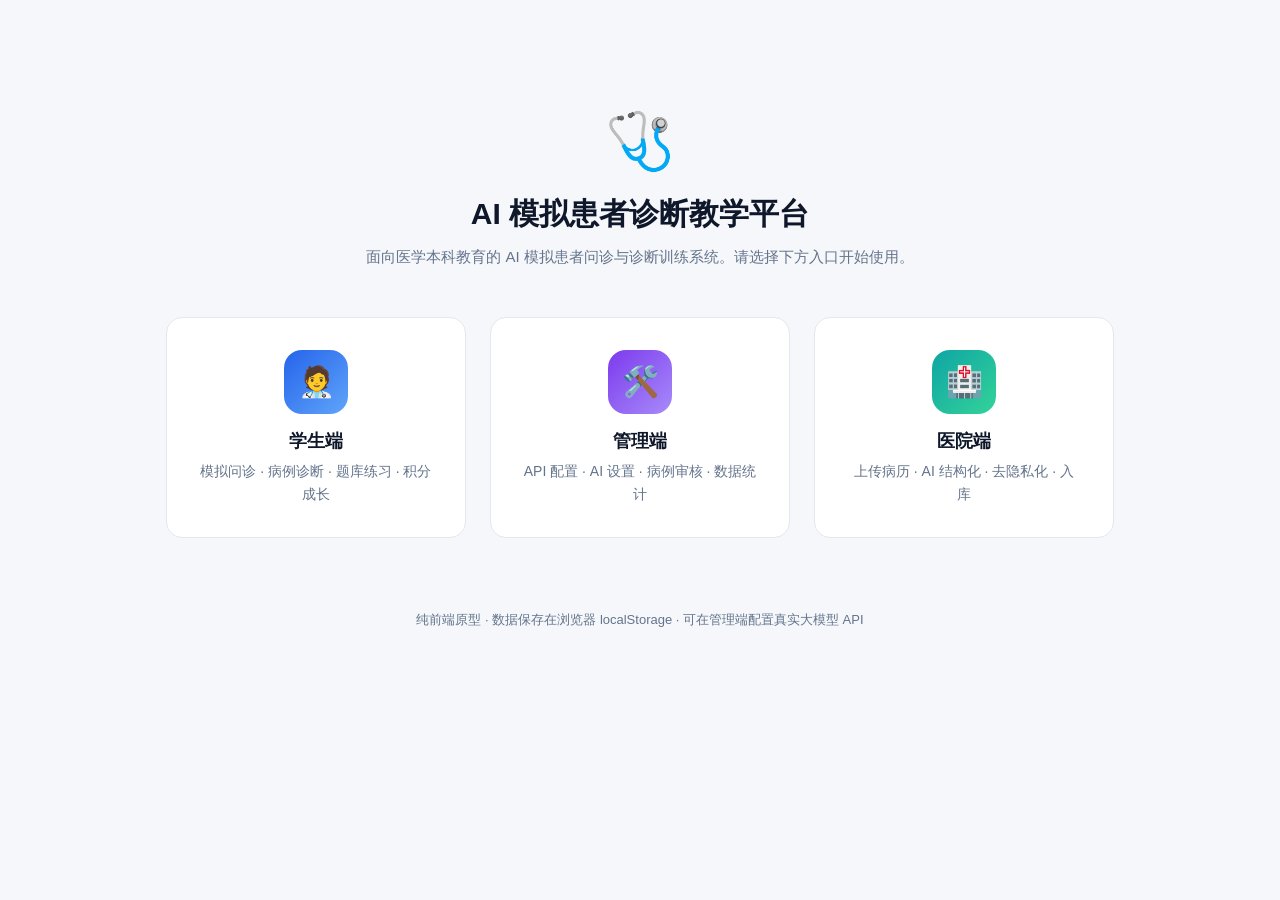
<file: index.html>
<!DOCTYPE html>
<html lang="zh-CN">
<head>
  <meta charset="UTF-8" />
  <meta name="viewport" content="width=device-width, initial-scale=1.0" />
  <title>AI 模拟患者诊断教学平台</title>
  <link rel="stylesheet" href="css/base.css" />
  <link rel="stylesheet" href="css/layout.css" />
  <link rel="stylesheet" href="css/components.css" />
  <link rel="stylesheet" href="css/responsive.css" />
</head>
<body>
  <main class="content-wrap" style="padding-top:48px;">
    <div class="entry-hero">
      <div style="font-size:56px;margin-bottom:8px;">🩺</div>
      <h1>AI 模拟患者诊断教学平台</h1>
      <p>面向医学本科教育的 AI 模拟患者问诊与诊断训练系统。请选择下方入口开始使用。</p>
    </div>

    <div class="portal-grid">
      <a class="portal-card student" href="student-diagnosis.html">
        <div class="portal-ico">🧑‍⚕️</div>
        <h3>学生端</h3>
        <p>模拟问诊 · 病例诊断 · 题库练习 · 积分成长</p>
      </a>
      <a class="portal-card admin" href="admin-dashboard.html">
        <div class="portal-ico">🛠️</div>
        <h3>管理端</h3>
        <p>API 配置 · AI 设置 · 病例审核 · 数据统计</p>
      </a>
      <a class="portal-card hospital" href="hospital.html">
        <div class="portal-ico">🏥</div>
        <h3>医院端</h3>
        <p>上传病历 · AI 结构化 · 去隐私化 · 入库</p>
      </a>
    </div>

    <p style="text-align:center;color:var(--text-muted);font-size:13px;margin-top:24px;">
      纯前端原型 · 数据保存在浏览器 localStorage · 可在管理端配置真实大模型 API
    </p>
  </main>
</body>
</html>
</file>
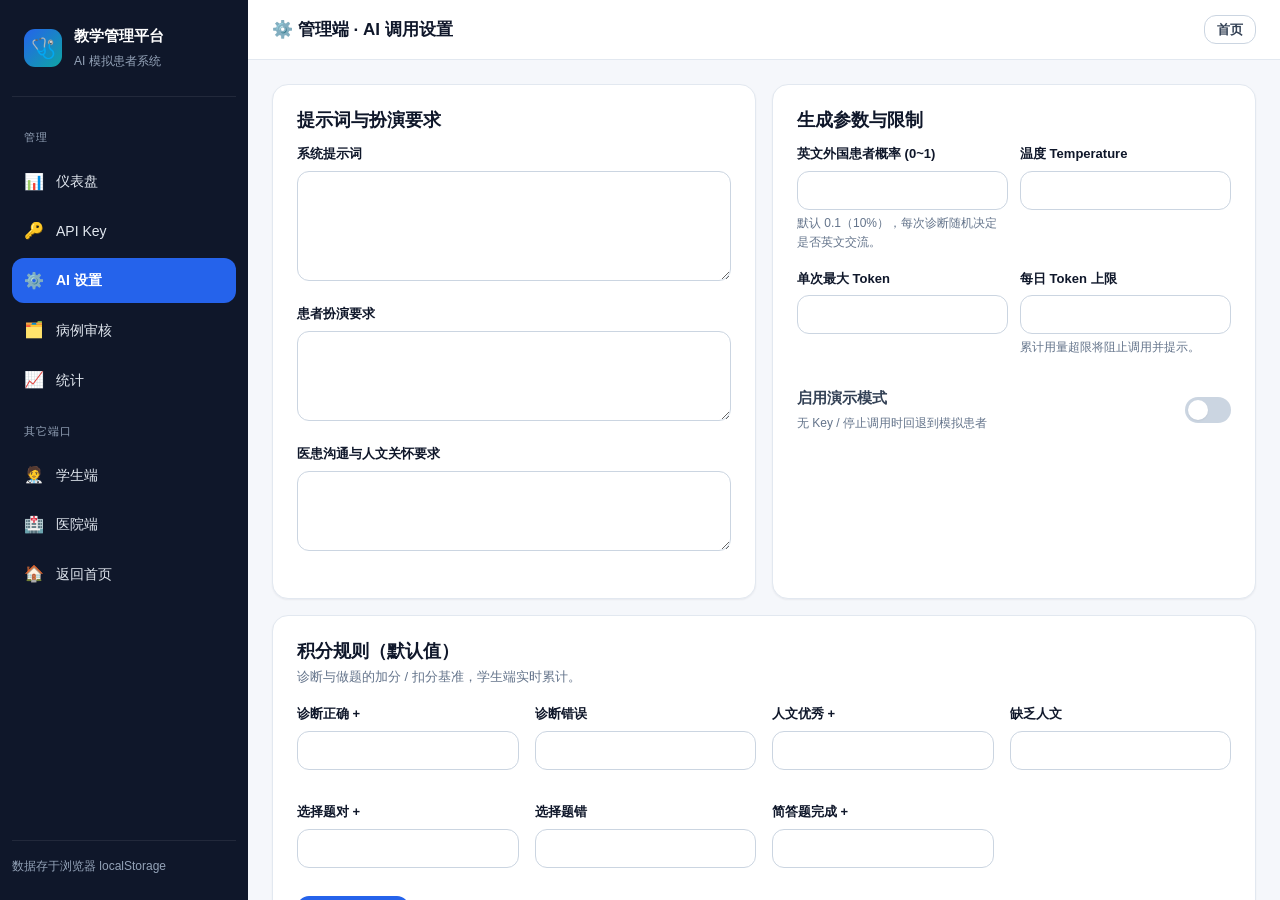
<file: admin-ai-settings.html>
<!DOCTYPE html>
<html lang="zh-CN">
<head>
  <meta charset="UTF-8" />
  <meta name="viewport" content="width=device-width, initial-scale=1.0" />
  <title>管理端 · AI 设置</title>
  <link rel="stylesheet" href="css/base.css" />
  <link rel="stylesheet" href="css/layout.css" />
  <link rel="stylesheet" href="css/components.css" />
  <link rel="stylesheet" href="css/responsive.css" />
</head>
<body>
  <div class="app-shell">
    <aside class="app-sidebar">
      <div class="sidebar-brand">
        <div class="logo">🩺</div>
        <div class="brand-text"><b>教学管理平台</b><span>AI 模拟患者系统</span></div>
      </div>
      <nav class="sidebar-nav">
        <div class="nav-group-label">管理</div>
        <a href="admin-dashboard.html" data-page="dashboard"><span class="nav-ico">📊</span>仪表盘</a>
        <a href="admin-apikey.html" data-page="apikey"><span class="nav-ico">🔑</span>API Key</a>
        <a href="admin-ai-settings.html" data-page="ai"><span class="nav-ico">⚙️</span>AI 设置</a>
        <a href="admin-cases.html" data-page="cases"><span class="nav-ico">🗂️</span>病例审核</a>
        <a href="admin-stats.html" data-page="stats"><span class="nav-ico">📈</span>统计</a>
        <div class="nav-group-label">其它端口</div>
        <a href="student-diagnosis.html"><span class="nav-ico">🧑‍⚕️</span>学生端</a>
        <a href="hospital.html"><span class="nav-ico">🏥</span>医院端</a>
        <a href="index.html"><span class="nav-ico">🏠</span>返回首页</a>
      </nav>
      <div class="sidebar-footer">数据存于浏览器 localStorage</div>
    </aside>

    <div class="app-main">
      <header class="topbar">
        <div class="flex gap-2" style="align-items:center;">
          <button class="menu-toggle">☰</button>
          <div class="topbar-title">⚙️ 管理端 · AI 调用设置</div>
        </div>
        <div class="topbar-actions"><a class="btn btn-ghost btn-sm" href="index.html">首页</a></div>
      </header>

      <div class="content-scroll">
        <div class="content-wrap">
          <div class="grid-2">
            <div class="card">
              <h2 style="font-size:18px;margin-bottom:12px;">提示词与扮演要求</h2>
              <div class="field">
                <label>系统提示词</label>
                <textarea class="textarea" id="systemPrompt" style="min-height:110px;"></textarea>
              </div>
              <div class="field">
                <label>患者扮演要求</label>
                <textarea class="textarea" id="patientPrompt" style="min-height:90px;"></textarea>
              </div>
              <div class="field">
                <label>医患沟通与人文关怀要求</label>
                <textarea class="textarea" id="humanisticPrompt" style="min-height:80px;"></textarea>
              </div>
            </div>

            <div class="card">
              <h2 style="font-size:18px;margin-bottom:12px;">生成参数与限制</h2>
              <div class="field-row">
                <div class="field">
                  <label>英文外国患者概率 (0~1)</label>
                  <input class="input" type="number" id="englishProb" min="0" max="1" step="0.05" />
                  <div class="field-hint">默认 0.1（10%），每次诊断随机决定是否英文交流。</div>
                </div>
                <div class="field">
                  <label>温度 Temperature</label>
                  <input class="input" type="number" id="temperature" min="0" max="2" step="0.1" />
                </div>
              </div>
              <div class="field-row">
                <div class="field">
                  <label>单次最大 Token</label>
                  <input class="input" type="number" id="maxTokens" min="100" step="100" />
                </div>
                <div class="field">
                  <label>每日 Token 上限</label>
                  <input class="input" type="number" id="dailyToken" min="1000" step="1000" />
                  <div class="field-hint">累计用量超限将阻止调用并提示。</div>
                </div>
              </div>

              <div class="setting-row">
                <div class="setting-label">
                  <b>启用演示模式</b>
                  <span>无 Key / 停止调用时回退到模拟患者</span>
                </div>
                <label class="switch">
                  <input type="checkbox" id="demoMode" />
                  <span class="slider"></span>
                </label>
              </div>
            </div>
          </div>

          <div class="card mt-4">
            <h2 style="font-size:18px;margin-bottom:4px;">积分规则（默认值）</h2>
            <p class="text-muted text-sm mb-4">诊断与做题的加分 / 扣分基准，学生端实时累计。</p>
            <div class="grid-4">
              <div class="field"><label>诊断正确 +</label><input class="input" type="number" id="pt_diagCorrect" /></div>
              <div class="field"><label>诊断错误</label><input class="input" type="number" id="pt_diagWrong" /></div>
              <div class="field"><label>人文优秀 +</label><input class="input" type="number" id="pt_empathyGood" /></div>
              <div class="field"><label>缺乏人文</label><input class="input" type="number" id="pt_empathyPoor" /></div>
              <div class="field"><label>选择题对 +</label><input class="input" type="number" id="pt_quizCorrect" /></div>
              <div class="field"><label>选择题错</label><input class="input" type="number" id="pt_quizWrong" /></div>
              <div class="field"><label>简答题完成 +</label><input class="input" type="number" id="pt_quizShortDone" /></div>
            </div>
            <div class="flex gap-2 mt-3">
              <button class="btn btn-primary" id="btnSaveAi">保存 AI 设置</button>
            </div>
          </div>
        </div>
      </div>
    </div>
  </div>

  <script src="js/config.js"></script>
  <script src="js/storage.js"></script>
  <script src="js/utils.js"></script>
  <script src="js/mock-ai.js"></script>
  <script src="js/api.js"></script>
  <script src="js/auth.js"></script>
  <script src="js/admin.js"></script>
  <script src="js/shell.js"></script>
  <script>AIPS.admin.initAiSettings();</script>
</body>
</html>
</file>
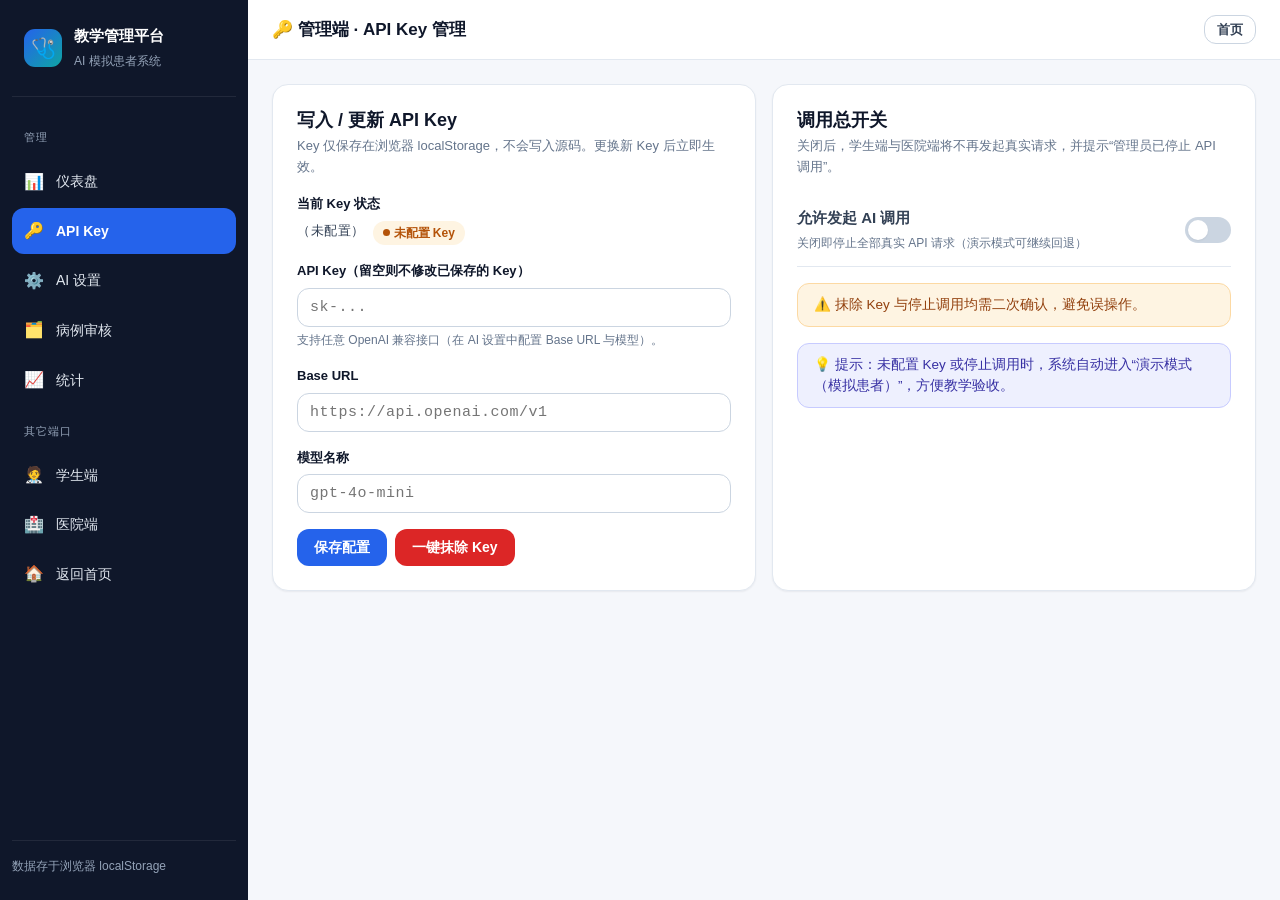
<file: admin-apikey.html>
<!DOCTYPE html>
<html lang="zh-CN">
<head>
  <meta charset="UTF-8" />
  <meta name="viewport" content="width=device-width, initial-scale=1.0" />
  <title>管理端 · API Key 管理</title>
  <link rel="stylesheet" href="css/base.css" />
  <link rel="stylesheet" href="css/layout.css" />
  <link rel="stylesheet" href="css/components.css" />
  <link rel="stylesheet" href="css/responsive.css" />
</head>
<body>
  <div class="app-shell">
    <aside class="app-sidebar">
      <div class="sidebar-brand">
        <div class="logo">🩺</div>
        <div class="brand-text"><b>教学管理平台</b><span>AI 模拟患者系统</span></div>
      </div>
      <nav class="sidebar-nav">
        <div class="nav-group-label">管理</div>
        <a href="admin-dashboard.html" data-page="dashboard"><span class="nav-ico">📊</span>仪表盘</a>
        <a href="admin-apikey.html" data-page="apikey"><span class="nav-ico">🔑</span>API Key</a>
        <a href="admin-ai-settings.html" data-page="ai"><span class="nav-ico">⚙️</span>AI 设置</a>
        <a href="admin-cases.html" data-page="cases"><span class="nav-ico">🗂️</span>病例审核</a>
        <a href="admin-stats.html" data-page="stats"><span class="nav-ico">📈</span>统计</a>
        <div class="nav-group-label">其它端口</div>
        <a href="student-diagnosis.html"><span class="nav-ico">🧑‍⚕️</span>学生端</a>
        <a href="hospital.html"><span class="nav-ico">🏥</span>医院端</a>
        <a href="index.html"><span class="nav-ico">🏠</span>返回首页</a>
      </nav>
      <div class="sidebar-footer">数据存于浏览器 localStorage</div>
    </aside>

    <div class="app-main">
      <header class="topbar">
        <div class="flex gap-2" style="align-items:center;">
          <button class="menu-toggle">☰</button>
          <div class="topbar-title">🔑 管理端 · API Key 管理</div>
        </div>
        <div class="topbar-actions"><a class="btn btn-ghost btn-sm" href="index.html">首页</a></div>
      </header>

      <div class="content-scroll">
        <div class="content-wrap">
          <div class="grid-2">
            <div class="card">
              <h2 style="font-size:18px;margin-bottom:4px;">写入 / 更新 API Key</h2>
              <p class="text-muted text-sm mb-4">Key 仅保存在浏览器 localStorage，不会写入源码。更换新 Key 后立即生效。</p>

              <div class="field">
                <label>当前 Key 状态</label>
                <div class="flex gap-2 flex-center" style="justify-content:flex-start;">
                  <span id="maskedKey" class="mono text-sm">（未配置）</span>
                  <span id="keyStatus" class="badge badge-warning badge-dot">未配置 Key</span>
                </div>
              </div>

              <div class="field">
                <label>API Key（留空则不修改已保存的 Key）</label>
                <input class="input mono" type="password" id="apiKey" placeholder="sk-..." autocomplete="off" />
                <div class="field-hint">支持任意 OpenAI 兼容接口（在 AI 设置中配置 Base URL 与模型）。</div>
              </div>
              <div class="field">
                <label>Base URL</label>
                <input class="input mono" type="text" id="baseURL" placeholder="https://api.openai.com/v1" />
              </div>
              <div class="field">
                <label>模型名称</label>
                <input class="input mono" type="text" id="model" placeholder="gpt-4o-mini" />
              </div>

              <div class="flex gap-2 wrap">
                <button class="btn btn-primary" id="btnSaveKey">保存配置</button>
                <button class="btn btn-danger" id="btnEraseKey">一键抹除 Key</button>
              </div>
            </div>

            <div class="card">
              <h2 style="font-size:18px;margin-bottom:4px;">调用总开关</h2>
              <p class="text-muted text-sm mb-4">关闭后，学生端与医院端将不再发起真实请求，并提示“管理员已停止 API 调用”。</p>

              <div class="setting-row">
                <div class="setting-label">
                  <b>允许发起 AI 调用</b>
                  <span>关闭即停止全部真实 API 请求（演示模式可继续回退）</span>
                </div>
                <label class="switch">
                  <input type="checkbox" id="apiEnabled" />
                  <span class="slider"></span>
                </label>
              </div>

              <div class="banner banner-warning mt-4">
                ⚠️ 抹除 Key 与停止调用均需二次确认，避免误操作。
              </div>

              <div class="banner banner-info">
                💡 提示：未配置 Key 或停止调用时，系统自动进入“演示模式（模拟患者）”，方便教学验收。
              </div>
            </div>
          </div>
        </div>
      </div>
    </div>
  </div>

  <script src="js/config.js"></script>
  <script src="js/storage.js"></script>
  <script src="js/utils.js"></script>
  <script src="js/mock-ai.js"></script>
  <script src="js/api.js"></script>
  <script src="js/auth.js"></script>
  <script src="js/admin.js"></script>
  <script src="js/shell.js"></script>
  <script>AIPS.admin.initApiKey();</script>
</body>
</html>
</file>
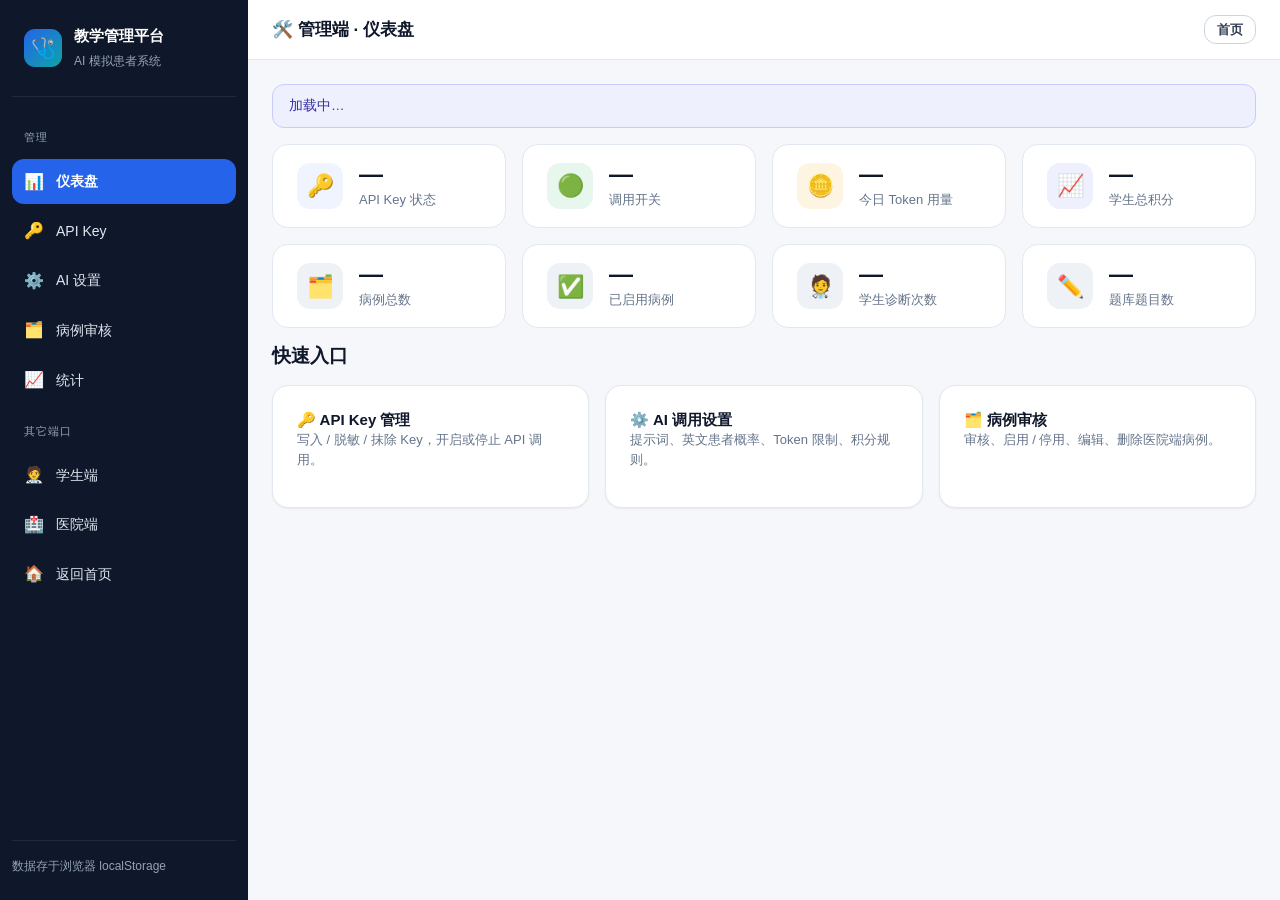
<file: admin-dashboard.html>
<!DOCTYPE html>
<html lang="zh-CN">
<head>
  <meta charset="UTF-8" />
  <meta name="viewport" content="width=device-width, initial-scale=1.0" />
  <title>管理端 · 仪表盘</title>
  <link rel="stylesheet" href="css/base.css" />
  <link rel="stylesheet" href="css/layout.css" />
  <link rel="stylesheet" href="css/components.css" />
  <link rel="stylesheet" href="css/responsive.css" />
</head>
<body>
  <div class="app-shell">
    <aside class="app-sidebar">
      <div class="sidebar-brand">
        <div class="logo">🩺</div>
        <div class="brand-text"><b>教学管理平台</b><span>AI 模拟患者系统</span></div>
      </div>
      <nav class="sidebar-nav">
        <div class="nav-group-label">管理</div>
        <a href="admin-dashboard.html" data-page="dashboard"><span class="nav-ico">📊</span>仪表盘</a>
        <a href="admin-apikey.html" data-page="apikey"><span class="nav-ico">🔑</span>API Key</a>
        <a href="admin-ai-settings.html" data-page="ai"><span class="nav-ico">⚙️</span>AI 设置</a>
        <a href="admin-cases.html" data-page="cases"><span class="nav-ico">🗂️</span>病例审核</a>
        <a href="admin-stats.html" data-page="stats"><span class="nav-ico">📈</span>统计</a>
        <div class="nav-group-label">其它端口</div>
        <a href="student-diagnosis.html"><span class="nav-ico">🧑‍⚕️</span>学生端</a>
        <a href="hospital.html"><span class="nav-ico">🏥</span>医院端</a>
        <a href="index.html"><span class="nav-ico">🏠</span>返回首页</a>
      </nav>
      <div class="sidebar-footer">数据存于浏览器 localStorage</div>
    </aside>

    <div class="app-main">
      <header class="topbar">
        <div class="flex gap-2" style="align-items:center;">
          <button class="menu-toggle">☰</button>
          <div class="topbar-title">🛠️ 管理端 · 仪表盘</div>
        </div>
        <div class="topbar-actions"><a class="btn btn-ghost btn-sm" href="index.html">首页</a></div>
      </header>

      <div class="content-scroll">
        <div class="content-wrap">
          <div id="statusBanner" class="banner banner-info">加载中…</div>

          <div class="grid-4 mb-4">
            <div class="stat-card">
              <div class="stat-ico" style="background:var(--color-primary-soft);color:var(--color-primary);">🔑</div>
              <div class="stat-meta"><b id="statApiKey">—</b><span>API Key 状态</span></div>
            </div>
            <div class="stat-card">
              <div class="stat-ico" style="background:var(--color-success-soft);color:var(--color-success);">🟢</div>
              <div class="stat-meta"><b id="statApiOn">—</b><span>调用开关</span></div>
            </div>
            <div class="stat-card">
              <div class="stat-ico" style="background:var(--color-warning-soft);color:#b45309;">🪙</div>
              <div class="stat-meta"><b id="statToken">—</b><span>今日 Token 用量</span></div>
            </div>
            <div class="stat-card">
              <div class="stat-ico" style="background:var(--color-info-soft);color:var(--color-info);">📈</div>
              <div class="stat-meta"><b id="statPoints">—</b><span>学生总积分</span></div>
            </div>
          </div>

          <div class="grid-4">
            <div class="stat-card">
              <div class="stat-ico" style="background:#eef2f7;color:var(--text-muted);">🗂️</div>
              <div class="stat-meta"><b id="statCases">—</b><span>病例总数</span></div>
            </div>
            <div class="stat-card">
              <div class="stat-ico" style="background:#eef2f7;color:var(--text-muted);">✅</div>
              <div class="stat-meta"><b id="statEnabled">—</b><span>已启用病例</span></div>
            </div>
            <div class="stat-card">
              <div class="stat-ico" style="background:#eef2f7;color:var(--text-muted);">🧑‍⚕️</div>
              <div class="stat-meta"><b id="statDiag">—</b><span>学生诊断次数</span></div>
            </div>
            <div class="stat-card">
              <div class="stat-ico" style="background:#eef2f7;color:var(--text-muted);">✏️</div>
              <div class="stat-meta"><b id="statQuiz">—</b><span>题库题目数</span></div>
            </div>
          </div>

          <div class="section mt-4">
            <div class="section-head"><h2>快速入口</h2></div>
            <div class="grid-3">
              <a class="card card-flat card-hover" href="admin-apikey.html" style="display:block;text-decoration:none;">
                <h3 style="font-size:15px;">🔑 API Key 管理</h3>
                <p class="text-muted text-sm">写入 / 脱敏 / 抹除 Key，开启或停止 API 调用。</p>
              </a>
              <a class="card card-flat card-hover" href="admin-ai-settings.html" style="display:block;text-decoration:none;">
                <h3 style="font-size:15px;">⚙️ AI 调用设置</h3>
                <p class="text-muted text-sm">提示词、英文患者概率、Token 限制、积分规则。</p>
              </a>
              <a class="card card-flat card-hover" href="admin-cases.html" style="display:block;text-decoration:none;">
                <h3 style="font-size:15px;">🗂️ 病例审核</h3>
                <p class="text-muted text-sm">审核、启用 / 停用、编辑、删除医院端病例。</p>
              </a>
            </div>
          </div>
        </div>
      </div>
    </div>
  </div>

  <script src="js/config.js"></script>
  <script src="js/storage.js"></script>
  <script src="js/utils.js"></script>
  <script src="js/mock-ai.js"></script>
  <script src="js/api.js"></script>
  <script src="js/auth.js"></script>
  <script src="js/admin.js"></script>
  <script src="js/shell.js"></script>
  <script>AIPS.admin.initDashboard();</script>
</body>
</html>
</file>
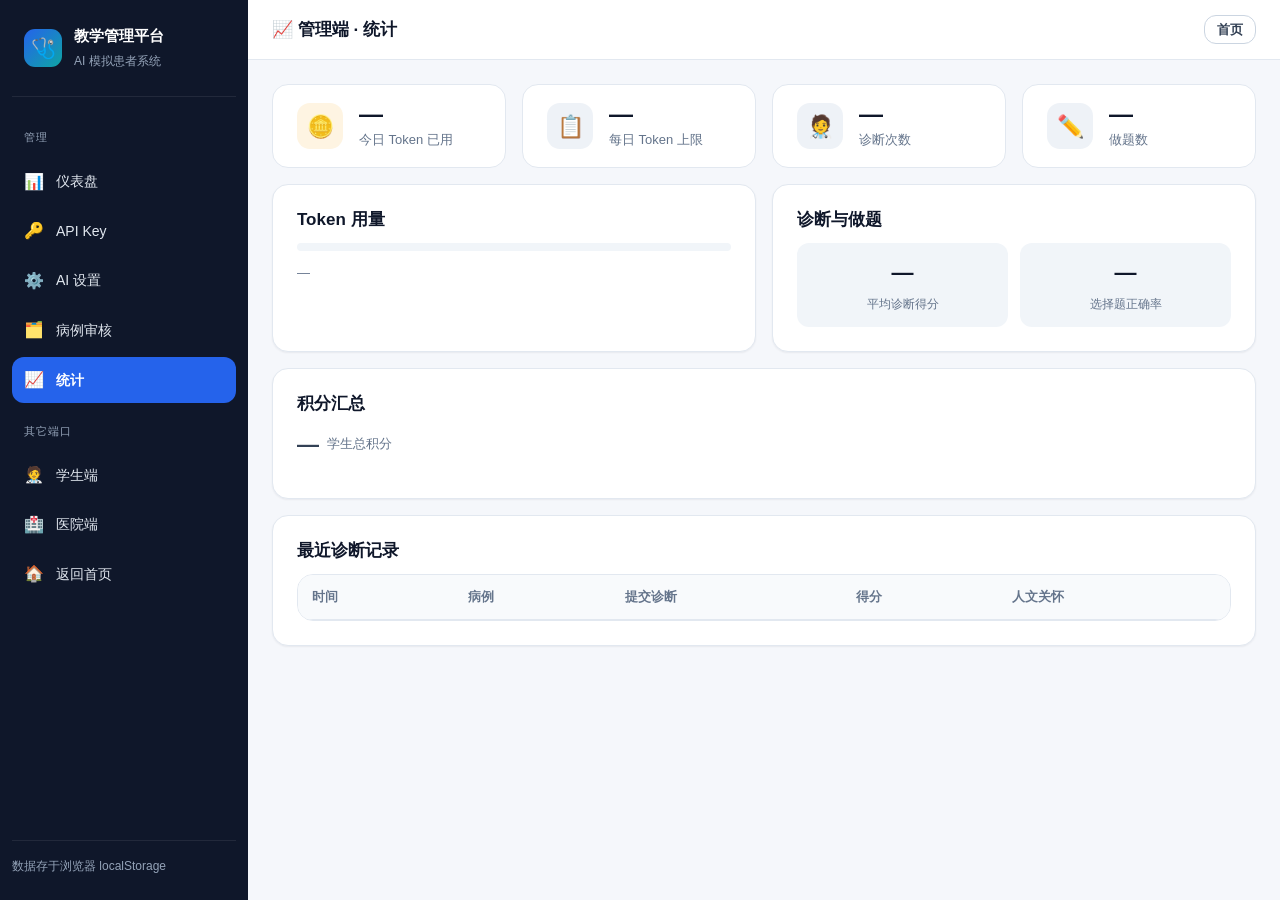
<file: admin-stats.html>
<!DOCTYPE html>
<html lang="zh-CN">
<head>
  <meta charset="UTF-8" />
  <meta name="viewport" content="width=device-width, initial-scale=1.0" />
  <title>管理端 · 统计</title>
  <link rel="stylesheet" href="css/base.css" />
  <link rel="stylesheet" href="css/layout.css" />
  <link rel="stylesheet" href="css/components.css" />
  <link rel="stylesheet" href="css/responsive.css" />
</head>
<body>
  <div class="app-shell">
    <aside class="app-sidebar">
      <div class="sidebar-brand">
        <div class="logo">🩺</div>
        <div class="brand-text"><b>教学管理平台</b><span>AI 模拟患者系统</span></div>
      </div>
      <nav class="sidebar-nav">
        <div class="nav-group-label">管理</div>
        <a href="admin-dashboard.html" data-page="dashboard"><span class="nav-ico">📊</span>仪表盘</a>
        <a href="admin-apikey.html" data-page="apikey"><span class="nav-ico">🔑</span>API Key</a>
        <a href="admin-ai-settings.html" data-page="ai"><span class="nav-ico">⚙️</span>AI 设置</a>
        <a href="admin-cases.html" data-page="cases"><span class="nav-ico">🗂️</span>病例审核</a>
        <a href="admin-stats.html" data-page="stats"><span class="nav-ico">📈</span>统计</a>
        <div class="nav-group-label">其它端口</div>
        <a href="student-diagnosis.html"><span class="nav-ico">🧑‍⚕️</span>学生端</a>
        <a href="hospital.html"><span class="nav-ico">🏥</span>医院端</a>
        <a href="index.html"><span class="nav-ico">🏠</span>返回首页</a>
      </nav>
      <div class="sidebar-footer">数据存于浏览器 localStorage</div>
    </aside>

    <div class="app-main">
      <header class="topbar">
        <div class="flex gap-2" style="align-items:center;">
          <button class="menu-toggle">☰</button>
          <div class="topbar-title">📈 管理端 · 统计</div>
        </div>
        <div class="topbar-actions"><a class="btn btn-ghost btn-sm" href="index.html">首页</a></div>
      </header>

      <div class="content-scroll">
        <div class="content-wrap">
          <div class="grid-4 mb-4">
            <div class="stat-card"><div class="stat-ico" style="background:var(--color-warning-soft);color:#b45309;">🪙</div><div class="stat-meta"><b id="statTokenUsed">—</b><span>今日 Token 已用</span></div></div>
            <div class="stat-card"><div class="stat-ico" style="background:#eef2f7;color:var(--text-muted);">📋</div><div class="stat-meta"><b id="statTokenLimit">—</b><span>每日 Token 上限</span></div></div>
            <div class="stat-card"><div class="stat-ico" style="background:#eef2f7;color:var(--text-muted);">🧑‍⚕️</div><div class="stat-meta"><b id="statDiagCount">—</b><span>诊断次数</span></div></div>
            <div class="stat-card"><div class="stat-ico" style="background:#eef2f7;color:var(--text-muted);">✏️</div><div class="stat-meta"><b id="statQuizCount">—</b><span>做题数</span></div></div>
          </div>

          <div class="grid-2">
            <div class="card">
              <h2 style="font-size:17px;margin-bottom:12px;">Token 用量</h2>
              <div class="progress mb-3"><span id="tokenProgress" style="width:0%;"></span></div>
              <p class="text-muted text-sm" id="tokenText">—</p>
            </div>
            <div class="card">
              <h2 style="font-size:17px;margin-bottom:12px;">诊断与做题</h2>
              <div class="score-grid">
                <div class="score-item"><b id="statDiagAvg">—</b><span>平均诊断得分</span></div>
                <div class="score-item"><b id="statQuizAcc">—</b><span>选择题正确率</span></div>
              </div>
            </div>
          </div>

          <div class="card mt-4">
            <h2 style="font-size:17px;margin-bottom:12px;">积分汇总</h2>
            <div class="flex gap-2 flex-center mb-3" style="justify-content:flex-start;">
              <b style="font-size:22px;" id="statPointsTotal">—</b><span class="text-muted text-sm">学生总积分</span>
            </div>
            <div class="score-grid" id="pointsBreakdown"></div>
          </div>

          <div class="card mt-4">
            <h2 style="font-size:17px;margin-bottom:12px;">最近诊断记录</h2>
            <div class="table-wrap">
              <table class="data">
                <thead><tr><th>时间</th><th>病例</th><th>提交诊断</th><th>得分</th><th>人文关怀</th></tr></thead>
                <tbody id="recentDiag"></tbody>
              </table>
            </div>
          </div>
        </div>
      </div>
    </div>
  </div>

  <script src="js/config.js"></script>
  <script src="js/storage.js"></script>
  <script src="js/utils.js"></script>
  <script src="js/mock-ai.js"></script>
  <script src="js/api.js"></script>
  <script src="js/auth.js"></script>
  <script src="js/admin.js"></script>
  <script src="js/shell.js"></script>
  <script>AIPS.admin.initStats();</script>
</body>
</html>
</file>
<file: css/base.css>
/* ============================================================
   base.css — 设计变量、重置、基础排版
   现代 AI 对话软件风格 · 医疗教育主题
   ============================================================ */

:root {
  /* 主题色 */
  --color-primary: #2563eb;
  --color-primary-dark: #1d4ed8;
  --color-primary-soft: #eff4ff;
  --color-accent: #0ea5a4;
  --color-accent-soft: #e6faf9;

  /* 语义色 */
  --color-success: #16a34a;
  --color-success-soft: #e8f7ed;
  --color-warning: #f59e0b;
  --color-warning-soft: #fef4e2;
  --color-danger: #dc2626;
  --color-danger-soft: #fdeaea;
  --color-info: #6366f1;
  --color-info-soft: #eef0fe;

  /* 中性色 —— 浅色主题 */
  --bg-page: #f5f7fb;
  --bg-card: #ffffff;
  --bg-sidebar: #0f172a;
  --bg-sidebar-hover: #1e293b;
  --bg-input: #f1f5f9;
  --bg-bubble-user: #2563eb;
  --bg-bubble-bot: #ffffff;

  --text-strong: #0f172a;
  --text-base: #334155;
  --text-muted: #64748b;
  --text-faint: #94a3b8;
  --text-on-dark: #e2e8f0;
  --text-on-dark-muted: #94a3b8;

  --border: #e2e8f0;
  --border-strong: #cbd5e1;

  /* 圆角 */
  --radius-sm: 8px;
  --radius-md: 12px;
  --radius-lg: 16px;
  --radius-xl: 22px;
  --radius-pill: 999px;

  /* 阴影 */
  --shadow-sm: 0 1px 2px rgba(15, 23, 42, 0.06);
  --shadow-md: 0 4px 16px rgba(15, 23, 42, 0.08);
  --shadow-lg: 0 12px 40px rgba(15, 23, 42, 0.12);

  /* 间距 */
  --space-1: 4px;
  --space-2: 8px;
  --space-3: 12px;
  --space-4: 16px;
  --space-5: 24px;
  --space-6: 32px;
  --space-7: 48px;

  /* 布局尺寸 */
  --sidebar-width: 248px;
  --topbar-height: 60px;
  --max-content: 1080px;

  /* 字体 */
  --font-sans: -apple-system, BlinkMacSystemFont, "Segoe UI", "PingFang SC",
    "Hiragino Sans GB", "Microsoft YaHei", "Helvetica Neue", Arial, sans-serif;
  --font-mono: "SFMono-Regular", Consolas, "Liberation Mono", Menlo, monospace;
}

*,
*::before,
*::after {
  box-sizing: border-box;
}

html,
body {
  margin: 0;
  padding: 0;
}

body {
  font-family: var(--font-sans);
  background: var(--bg-page);
  color: var(--text-base);
  font-size: 15px;
  line-height: 1.6;
  -webkit-font-smoothing: antialiased;
  text-rendering: optimizeLegibility;
  overflow-x: hidden; /* 禁止横向滚动 */
}

h1,
h2,
h3,
h4,
h5,
h6 {
  margin: 0;
  color: var(--text-strong);
  font-weight: 650;
  line-height: 1.3;
}

p {
  margin: 0 0 var(--space-3);
}

a {
  color: var(--color-primary);
  text-decoration: none;
}

a:hover {
  text-decoration: underline;
}

button {
  font-family: inherit;
}

img {
  max-width: 100%;
  display: block;
}

ul,
ol {
  margin: 0;
  padding: 0;
}

textarea,
input,
select {
  font-family: inherit;
  font-size: 15px;
  color: var(--text-base);
}

code,
pre {
  font-family: var(--font-mono);
}

::selection {
  background: var(--color-primary-soft);
}

/* 滚动条 */
::-webkit-scrollbar {
  width: 10px;
  height: 10px;
}
::-webkit-scrollbar-thumb {
  background: var(--border-strong);
  border-radius: var(--radius-pill);
  border: 2px solid transparent;
  background-clip: content-box;
}
::-webkit-scrollbar-thumb:hover {
  background: var(--text-faint);
  background-clip: content-box;
}
</file>
<file: css/layout.css>
/* ============================================================
   layout.css — 应用骨架、侧边栏、顶栏、主内容区、栅格
   ============================================================ */

/* ---------- 统一应用外壳 ---------- */
.app-shell {
  display: flex;
  min-height: 100vh;
  width: 100%;
}

/* 侧边栏 */
.app-sidebar {
  width: var(--sidebar-width);
  flex-shrink: 0;
  background: var(--bg-sidebar);
  color: var(--text-on-dark);
  display: flex;
  flex-direction: column;
  position: sticky;
  top: 0;
  height: 100vh;
  padding: var(--space-5) var(--space-3);
  z-index: 30;
}

.sidebar-brand {
  display: flex;
  align-items: center;
  gap: var(--space-3);
  padding: 0 var(--space-3) var(--space-5);
  border-bottom: 1px solid rgba(255, 255, 255, 0.08);
  margin-bottom: var(--space-4);
}
.sidebar-brand .logo {
  width: 38px;
  height: 38px;
  border-radius: 11px;
  background: linear-gradient(135deg, var(--color-primary), var(--color-accent));
  display: grid;
  place-items: center;
  font-size: 20px;
  flex-shrink: 0;
}
.sidebar-brand .brand-text b {
  display: block;
  color: #fff;
  font-size: 15px;
}
.sidebar-brand .brand-text span {
  font-size: 12px;
  color: var(--text-on-dark-muted);
}

.sidebar-nav {
  display: flex;
  flex-direction: column;
  gap: 4px;
  flex: 1;
  overflow-y: auto;
}
.sidebar-nav .nav-group-label {
  font-size: 11px;
  text-transform: uppercase;
  letter-spacing: 0.08em;
  color: var(--text-on-dark-muted);
  padding: var(--space-4) var(--space-3) var(--space-2);
}
.sidebar-nav a {
  display: flex;
  align-items: center;
  gap: var(--space-3);
  padding: 10px var(--space-3);
  border-radius: var(--radius-md);
  color: var(--text-on-dark);
  font-size: 14px;
  transition: background 0.15s, color 0.15s;
}
.sidebar-nav a:hover {
  background: var(--bg-sidebar-hover);
  text-decoration: none;
}
.sidebar-nav a.active {
  background: var(--color-primary);
  color: #fff;
  font-weight: 600;
}
.sidebar-nav a .nav-ico {
  width: 20px;
  text-align: center;
  font-size: 16px;
}
.sidebar-footer {
  border-top: 1px solid rgba(255, 255, 255, 0.08);
  padding-top: var(--space-4);
  font-size: 12px;
  color: var(--text-on-dark-muted);
}
.sidebar-footer a {
  color: var(--text-on-dark-muted);
}

/* 主区域 */
.app-main {
  flex: 1;
  min-width: 0; /* 防止子元素撑破 flex 导致横向滚动 */
  display: flex;
  flex-direction: column;
  height: 100vh;
  overflow: hidden;
}

.topbar {
  height: var(--topbar-height);
  flex-shrink: 0;
  background: var(--bg-card);
  border-bottom: 1px solid var(--border);
  display: flex;
  align-items: center;
  justify-content: space-between;
  padding: 0 var(--space-5);
  gap: var(--space-4);
}
.topbar .topbar-title {
  font-size: 17px;
  font-weight: 650;
  color: var(--text-strong);
  display: flex;
  align-items: center;
  gap: var(--space-3);
}
.topbar .topbar-actions {
  display: flex;
  align-items: center;
  gap: var(--space-3);
}

.content-scroll {
  flex: 1;
  overflow-y: auto;
  padding: var(--space-5);
}
.content-wrap {
  max-width: var(--max-content);
  margin: 0 auto;
  width: 100%;
}

/* 移动端菜单按钮（默认隐藏） */
.menu-toggle {
  display: none;
  width: 40px;
  height: 40px;
  border: 1px solid var(--border);
  background: var(--bg-card);
  border-radius: var(--radius-md);
  font-size: 20px;
  cursor: pointer;
  color: var(--text-base);
}

/* ---------- 入口页（index.html）---------- */
.entry-hero {
  text-align: center;
  padding: var(--space-7) var(--space-4) var(--space-6);
}
.entry-hero h1 {
  font-size: 30px;
  margin-bottom: var(--space-3);
}
.entry-hero p {
  color: var(--text-muted);
  max-width: 640px;
  margin: 0 auto;
}
.portal-grid {
  display: grid;
  grid-template-columns: repeat(3, 1fr);
  gap: var(--space-5);
  max-width: 980px;
  margin: 0 auto;
  padding: var(--space-4) var(--space-4) var(--space-7);
}
.portal-card {
  background: var(--bg-card);
  border: 1px solid var(--border);
  border-radius: var(--radius-lg);
  padding: var(--space-6);
  text-align: center;
  transition: transform 0.18s, box-shadow 0.18s, border-color 0.18s;
  cursor: pointer;
  text-decoration: none;
  display: block;
  color: inherit;
}
.portal-card:hover {
  transform: translateY(-4px);
  box-shadow: var(--shadow-lg);
  border-color: var(--color-primary);
  text-decoration: none;
}
.portal-card .portal-ico {
  width: 64px;
  height: 64px;
  border-radius: 18px;
  display: grid;
  place-items: center;
  font-size: 30px;
  margin: 0 auto var(--space-4);
  color: #fff;
}
.portal-card.student .portal-ico { background: linear-gradient(135deg,#2563eb,#60a5fa); }
.portal-card.admin .portal-ico { background: linear-gradient(135deg,#7c3aed,#a78bfa); }
.portal-card.hospital .portal-ico { background: linear-gradient(135deg,#0ea5a4,#34d399); }
.portal-card h3 { margin-bottom: var(--space-2); }
.portal-card p { color: var(--text-muted); font-size: 14px; margin: 0; }

/* ---------- 通用栅格 ---------- */
.grid-2 {
  display: grid;
  grid-template-columns: repeat(2, 1fr);
  gap: var(--space-4);
}
.grid-3 {
  display: grid;
  grid-template-columns: repeat(3, 1fr);
  gap: var(--space-4);
}
.grid-4 {
  display: grid;
  grid-template-columns: repeat(4, 1fr);
  gap: var(--space-4);
}
.section {
  margin-bottom: var(--space-6);
}
.section-head {
  display: flex;
  align-items: center;
  justify-content: space-between;
  margin-bottom: var(--space-4);
  flex-wrap: wrap;
  gap: var(--space-3);
}
.section-head h2 {
  font-size: 19px;
}

/* ---------- 聊天布局（学生/医院）---------- */
.chat-layout {
  display: flex;
  flex-direction: column;
  height: 100%;
  min-height: 0;
}
.chat-body {
  flex: 1;
  overflow-y: auto;
  padding: var(--space-4) var(--space-5);
  display: flex;
  flex-direction: column;
  gap: var(--space-4);
  background: linear-gradient(180deg, #f8fafc, #f1f5f9);
}
.chat-input-bar {
  flex-shrink: 0;
  background: var(--bg-card);
  border-top: 1px solid var(--border);
  padding: var(--space-3) var(--space-4);
}
.chat-input-row {
  display: flex;
  gap: var(--space-2);
  align-items: flex-end;
}
.chat-input-row textarea {
  flex: 1;
  resize: none;
  border: 1px solid var(--border-strong);
  border-radius: var(--radius-lg);
  padding: 10px 14px;
  min-height: 44px;
  max-height: 140px;
  background: var(--bg-input);
  outline: none;
}
.chat-input-row textarea:focus {
  border-color: var(--color-primary);
  background: #fff;
}

/* 左侧选择面板（学生诊断选病例 / 医院侧栏） */
.split-layout {
  display: grid;
  grid-template-columns: 340px 1fr;
  gap: var(--space-4);
  height: 100%;
  min-height: 0;
}
.split-side {
  background: var(--bg-card);
  border: 1px solid var(--border);
  border-radius: var(--radius-lg);
  display: flex;
  flex-direction: column;
  min-height: 0;
  overflow: hidden;
}
.split-side-head {
  padding: var(--space-4);
  border-bottom: 1px solid var(--border);
  font-weight: 600;
}
.split-side-body {
  flex: 1;
  overflow-y: auto;
  padding: var(--space-3);
}
.split-main {
  background: var(--bg-card);
  border: 1px solid var(--border);
  border-radius: var(--radius-lg);
  min-height: 0;
  overflow: hidden;
  display: flex;
  flex-direction: column;
}
</file>
<file: css/components.css>
/* ============================================================
   components.css — 按钮、卡片、徽章、聊天气泡、表格、表单、
   Toast、模态框、标签、加载、空状态等组件
   ============================================================ */

/* ---------- 按钮 ---------- */
.btn {
  display: inline-flex;
  align-items: center;
  justify-content: center;
  gap: 6px;
  padding: 9px 16px;
  border-radius: var(--radius-md);
  border: 1px solid transparent;
  font-size: 14px;
  font-weight: 600;
  cursor: pointer;
  transition: background 0.15s, box-shadow 0.15s, border-color 0.15s, opacity 0.15s;
  white-space: nowrap;
  line-height: 1.2;
}
.btn:disabled { opacity: 0.5; cursor: not-allowed; }
.btn-primary { background: var(--color-primary); color: #fff; }
.btn-primary:hover:not(:disabled) { background: var(--color-primary-dark); }
.btn-accent { background: var(--color-accent); color: #fff; }
.btn-accent:hover:not(:disabled) { filter: brightness(0.95); }
.btn-ghost { background: transparent; color: var(--text-base); border-color: var(--border-strong); }
.btn-ghost:hover:not(:disabled) { background: var(--bg-input); }
.btn-danger { background: var(--color-danger); color: #fff; }
.btn-danger:hover:not(:disabled) { filter: brightness(0.92); }
.btn-success { background: var(--color-success); color: #fff; }
.btn-success:hover:not(:disabled) { filter: brightness(0.94); }
.btn-sm { padding: 6px 12px; font-size: 13px; }
.btn-lg { padding: 12px 22px; font-size: 15px; }
.btn-block { width: 100%; }
.btn-icon { width: 40px; height: 40px; padding: 0; border-radius: var(--radius-md); }

/* ---------- 卡片 ---------- */
.card {
  background: var(--bg-card);
  border: 1px solid var(--border);
  border-radius: var(--radius-lg);
  padding: var(--space-5);
  box-shadow: var(--shadow-sm);
}
.card-flat { background: var(--bg-card); border: 1px solid var(--border); border-radius: var(--radius-lg); }
.card-pad { padding: var(--space-5); }
.card-hover:hover { box-shadow: var(--shadow-md); border-color: var(--border-strong); }

.stat-card {
  background: var(--bg-card);
  border: 1px solid var(--border);
  border-radius: var(--radius-lg);
  padding: var(--space-4) var(--space-5);
  display: flex;
  align-items: center;
  gap: var(--space-4);
}
.stat-card .stat-ico {
  width: 46px; height: 46px; border-radius: 13px;
  display: grid; place-items: center; font-size: 22px; flex-shrink: 0;
}
.stat-card .stat-meta b { display: block; font-size: 24px; color: var(--text-strong); line-height: 1.1; }
.stat-card .stat-meta span { font-size: 13px; color: var(--text-muted); }

/* ---------- 徽章 / 状态标签 ---------- */
.badge {
  display: inline-flex; align-items: center; gap: 4px;
  padding: 3px 10px; border-radius: var(--radius-pill);
  font-size: 12px; font-weight: 600; line-height: 1.5;
}
.badge-primary { background: var(--color-primary-soft); color: var(--color-primary-dark); }
.badge-success { background: var(--color-success-soft); color: var(--color-success); }
.badge-warning { background: var(--color-warning-soft); color: #b45309; }
.badge-danger { background: var(--color-danger-soft); color: var(--color-danger); }
.badge-info { background: var(--color-info-soft); color: var(--color-info); }
.badge-muted { background: #eef2f7; color: var(--text-muted); }
.badge-dot::before { content: ""; width: 7px; height: 7px; border-radius: 50%; background: currentColor; }

/* ---------- 表单 ---------- */
.field { margin-bottom: var(--space-4); }
.field label { display: block; font-size: 13px; font-weight: 600; color: var(--text-strong); margin-bottom: 6px; }
.input, .textarea, .select {
  width: 100%; border: 1px solid var(--border-strong);
  border-radius: var(--radius-md); padding: 10px 12px; background: #fff;
  outline: none; transition: border-color 0.15s, box-shadow 0.15s;
}
.input:focus, .textarea:focus, .select:focus { border-color: var(--color-primary); box-shadow: 0 0 0 3px var(--color-primary-soft); }
.textarea { resize: vertical; min-height: 90px; line-height: 1.6; }
.field-hint { font-size: 12px; color: var(--text-muted); margin-top: 4px; }
.field-row { display: flex; gap: var(--space-3); flex-wrap: wrap; }
.field-row > .field { flex: 1; min-width: 180px; }
.mono { font-family: var(--font-mono); letter-spacing: 0.5px; }

/* 开关 */
.switch { position: relative; display: inline-block; width: 46px; height: 26px; flex-shrink: 0; }
.switch input { opacity: 0; width: 0; height: 0; }
.switch .slider {
  position: absolute; inset: 0; background: var(--border-strong);
  border-radius: var(--radius-pill); transition: 0.2s; cursor: pointer;
}
.switch .slider::before {
  content: ""; position: absolute; width: 20px; height: 20px; left: 3px; top: 3px;
  background: #fff; border-radius: 50%; transition: 0.2s; box-shadow: var(--shadow-sm);
}
.switch input:checked + .slider { background: var(--color-success); }
.switch input:checked + .slider::before { transform: translateX(20px); }
.setting-row {
  display: flex; align-items: center; justify-content: space-between;
  gap: var(--space-4); padding: var(--space-3) 0; border-bottom: 1px solid var(--border);
}
.setting-row:last-child { border-bottom: none; }
.setting-row .setting-label b { display: block; }
.setting-row .setting-label span { font-size: 12px; color: var(--text-muted); }

/* ---------- 聊天气泡 ---------- */
.msg { display: flex; gap: var(--space-3); max-width: 82%; }
.msg-avatar {
  width: 38px; height: 38px; border-radius: 50%; display: grid; place-items: center;
  font-size: 18px; flex-shrink: 0; color: #fff;
}
.msg-bot .msg-avatar { background: var(--color-accent); }
.msg-user .msg-avatar { background: var(--color-primary); }
.msg-bubble {
  padding: 10px 14px; border-radius: var(--radius-lg); font-size: 14.5px;
  line-height: 1.65; word-break: break-word; white-space: pre-wrap;
}
.msg-bot { align-self: flex-start; }
.msg-bot .msg-bubble { background: var(--bg-bubble-bot); border: 1px solid var(--border); border-top-left-radius: 4px; }
.msg-user { align-self: flex-end; flex-direction: row-reverse; }
.msg-user .msg-bubble { background: var(--bg-bubble-user); color: #fff; border-top-right-radius: 4px; }
.msg-time { font-size: 11px; color: var(--text-faint); margin-top: 4px; }
.msg-user .msg-time { text-align: right; }

/* 关键线索词高亮 */
.clue {
  color: var(--color-primary-dark); background: var(--color-primary-soft);
  border-bottom: 1px dashed var(--color-primary); padding: 0 3px;
  border-radius: 4px; cursor: pointer; font-weight: 600; transition: background 0.12s;
}
.clue:hover { background: var(--color-primary); color: #fff; }

/* 系统/状态消息 */
.msg-system {
  align-self: center; background: #eef2f7; color: var(--text-muted);
  font-size: 12.5px; padding: 5px 12px; border-radius: var(--radius-pill);
  max-width: 90%; text-align: center;
}

/* ---------- 加载动画 ---------- */
.typing { display: inline-flex; gap: 4px; align-items: center; padding: 4px 2px; }
.typing span {
  width: 7px; height: 7px; border-radius: 50%; background: var(--text-faint);
  animation: typing 1.2s infinite ease-in-out;
}
.typing span:nth-child(2) { animation-delay: 0.2s; }
.typing span:nth-child(3) { animation-delay: 0.4s; }
@keyframes typing { 0%,60%,100% { transform: translateY(0); opacity: 0.4; } 30% { transform: translateY(-5px); opacity: 1; } }
.spinner {
  width: 18px; height: 18px; border: 2.5px solid var(--border-strong);
  border-top-color: var(--color-primary); border-radius: 50%;
  animation: spin 0.8s linear infinite; display: inline-block;
}
@keyframes spin { to { transform: rotate(360deg); } }

/* 结果卡片（医院端 AI 结构化输出预览） */
.result-card { border: 1px solid var(--border); border-radius: var(--radius-lg); overflow: hidden; }
.result-card .rc-head { background: var(--color-accent-soft); padding: 12px 16px; font-weight: 650; color: #0b6b6a; }
.result-card .rc-body { padding: 16px; }
.kv { display: grid; grid-template-columns: 120px 1fr; gap: 8px 14px; font-size: 14px; }
.kv dt { color: var(--text-muted); font-weight: 600; }
.kv dd { margin: 0; color: var(--text-base); }

/* 线索信息弹出卡片 */
.clue-pop {
  position: fixed; z-index: 300; max-width: 320px; background: #fff;
  border: 1px solid var(--border-strong); border-radius: var(--radius-md);
  box-shadow: var(--shadow-lg); padding: 12px 14px; font-size: 13.5px; display: none;
}
.clue-pop.open { display: block; }
.clue-pop h4 { font-size: 14px; margin-bottom: 6px; color: var(--color-primary-dark); }
.clue-pop .clue-pop-close { position: absolute; top: 6px; right: 8px; cursor: pointer; color: var(--text-muted); }

/* ---------- 空状态 ---------- */
.empty-state { text-align: center; padding: var(--space-7) var(--space-4); color: var(--text-muted); }
.empty-state .empty-ico { font-size: 44px; margin-bottom: var(--space-3); opacity: 0.55; }
.empty-state h3 { color: var(--text-base); margin-bottom: 6px; }
.empty-state p { margin: 0; font-size: 14px; }

/* ---------- 表格 ---------- */
.table-wrap { overflow-x: auto; border: 1px solid var(--border); border-radius: var(--radius-lg); background: var(--bg-card); }
table.data { width: 100%; border-collapse: collapse; font-size: 14px; min-width: 540px; }
table.data th, table.data td { padding: 12px 14px; text-align: left; border-bottom: 1px solid var(--border); vertical-align: middle; }
table.data th { background: #f8fafc; color: var(--text-muted); font-weight: 600; font-size: 12.5px; white-space: nowrap; }
table.data tr:last-child td { border-bottom: none; }
table.data tbody tr:hover { background: #f8fafc; }
.table-actions { display: flex; gap: 6px; flex-wrap: wrap; }

/* ---------- 模态框 ---------- */
.modal-overlay {
  position: fixed; inset: 0; background: rgba(15, 23, 42, 0.45);
  display: none; align-items: center; justify-content: center; padding: var(--space-4); z-index: 100;
}
.modal-overlay.open { display: flex; }
.modal {
  background: var(--bg-card); border-radius: var(--radius-lg); width: 100%;
  max-width: 560px; max-height: 90vh; overflow-y: auto; box-shadow: var(--shadow-lg);
  animation: modal-in 0.18s ease;
}
.modal-lg { max-width: 860px; }
@keyframes modal-in { from { transform: translateY(12px) scale(0.98); opacity: 0; } to { transform: translateY(0) scale(1); opacity: 1; } }
.modal-head { padding: var(--space-4) var(--space-5); border-bottom: 1px solid var(--border); display: flex; align-items: center; justify-content: space-between; }
.modal-head h3 { font-size: 17px; }
.modal-body { padding: var(--space-5); }
.modal-foot { padding: var(--space-4) var(--space-5); border-top: 1px solid var(--border); display: flex; justify-content: flex-end; gap: var(--space-3); }
.modal-close { background: none; border: none; font-size: 22px; cursor: pointer; color: var(--text-muted); line-height: 1; }

/* ---------- Toast ---------- */
.toast-stack { position: fixed; top: 18px; left: 50%; transform: translateX(-50%); display: flex; flex-direction: column; gap: 8px; z-index: 200; pointer-events: none; }
.toast {
  pointer-events: auto; background: var(--text-strong); color: #fff;
  padding: 10px 18px; border-radius: var(--radius-pill); font-size: 14px;
  box-shadow: var(--shadow-md); display: flex; align-items: center; gap: 8px;
  animation: toast-in 0.2s ease; max-width: 90vw;
}
.toast.success { background: var(--color-success); }
.toast.error { background: var(--color-danger); }
.toast.warning { background: var(--color-warning); color: #1f2937; }
.toast.info { background: var(--color-info); }
@keyframes toast-in { from { transform: translateY(-12px); opacity: 0; } to { transform: translateY(0); opacity: 1; } }

/* ---------- 顶部信息条 / 演示模式提示 ---------- */
.banner {
  padding: 10px 16px; border-radius: var(--radius-md); font-size: 13.5px;
  display: flex; align-items: center; gap: 8px; margin-bottom: var(--space-4);
}
.banner-warning { background: var(--color-warning-soft); color: #92400e; border: 1px solid #fcd9a3; }
.banner-info { background: var(--color-info-soft); color: #3730a3; border: 1px solid #c7cbff; }
.banner-success { background: var(--color-success-soft); color: #14532d; border: 1px solid #aee3bd; }

/* ---------- 标签页 ---------- */
.tabs { display: flex; gap: 4px; border-bottom: 1px solid var(--border); margin-bottom: var(--space-4); flex-wrap: wrap; }
.tabs .tab {
  padding: 10px 16px; cursor: pointer; font-size: 14px; font-weight: 600;
  color: var(--text-muted); border-bottom: 2px solid transparent; transition: color 0.15s, border-color 0.15s;
}
.tabs .tab:hover { color: var(--text-base); }
.tabs .tab.active { color: var(--color-primary); border-bottom-color: var(--color-primary); }

/* ---------- 题目 / 评估 ---------- */
.quiz-q { border: 1px solid var(--border); border-radius: var(--radius-lg); padding: var(--space-4); margin-bottom: var(--space-4); background: var(--bg-card); }
.quiz-q .q-title { font-weight: 650; color: var(--text-strong); margin-bottom: var(--space-3); }
.quiz-opt { display: flex; align-items: flex-start; gap: 10px; padding: 10px 12px; border: 1px solid var(--border); border-radius: var(--radius-md); margin-bottom: 8px; cursor: pointer; transition: border-color 0.12s, background 0.12s; }
.quiz-opt:hover { border-color: var(--color-primary); }
.quiz-opt.selected { border-color: var(--color-primary); background: var(--color-primary-soft); }
.quiz-opt.correct { border-color: var(--color-success); background: var(--color-success-soft); }
.quiz-opt.wrong { border-color: var(--color-danger); background: var(--color-danger-soft); }
.quiz-opt .opt-mark { width: 22px; height: 22px; border-radius: 50%; border: 2px solid var(--border-strong); display: grid; place-items: center; font-size: 12px; flex-shrink: 0; }
.quiz-opt.correct .opt-mark { background: var(--color-success); border-color: var(--color-success); color: #fff; }
.quiz-opt.wrong .opt-mark { background: var(--color-danger); border-color: var(--color-danger); color: #fff; }

.score-ring { width: 96px; height: 96px; }
.score-grid { display: grid; grid-template-columns: repeat(auto-fit, minmax(130px,1fr)); gap: var(--space-3); }
.score-item { background: var(--bg-input); border-radius: var(--radius-md); padding: 12px 14px; text-align: center; }
.score-item b { display: block; font-size: 22px; color: var(--text-strong); }
.score-item span { font-size: 12px; color: var(--text-muted); }

/* ---------- 上传文件预览 ---------- */
.upload-chip {
  display: inline-flex; align-items: center; gap: 8px; background: var(--bg-input);
  border: 1px solid var(--border); border-radius: var(--radius-md); padding: 8px 12px; font-size: 13px; margin: 4px;
}
.upload-chip .chip-ico { font-size: 16px; }
.upload-chip .chip-x { cursor: pointer; color: var(--text-muted); margin-left: 4px; }
.img-preview { max-width: 160px; max-height: 160px; border-radius: var(--radius-md); border: 1px solid var(--border); margin: 4px; }

/* 进度条 */
.progress { height: 8px; background: var(--bg-input); border-radius: var(--radius-pill); overflow: hidden; }
.progress > span { display: block; height: 100%; background: var(--color-primary); border-radius: var(--radius-pill); transition: width 0.3s; }

/* 文本工具类 */
.text-muted { color: var(--text-muted); }
.text-sm { font-size: 13px; }
.text-right { text-align: right; }
.flex { display: flex; }
.flex-between { display: flex; align-items: center; justify-content: space-between; }
.flex-center { display: flex; align-items: center; justify-content: center; }
.gap-2 { gap: var(--space-2); }
.gap-3 { gap: var(--space-3); }
.mt-3 { margin-top: var(--space-3); }
.mt-4 { margin-top: var(--space-4); }
.mb-3 { margin-bottom: var(--space-3); }
.mb-4 { margin-bottom: var(--space-4); }
.wrap { flex-wrap: wrap; }
.nowrap { white-space: nowrap; }
</file>
<file: css/responsive.css>
/* ============================================================
   responsive.css — 响应式适配
   手机（≤768px，含 375px）、平板、桌面
   原则：不横向滚动、不错乱、聊天输入框固定
   ============================================================ */

/* ---------- 平板 / 小桌面 ---------- */
@media (max-width: 1024px) {
  .grid-4 { grid-template-columns: repeat(2, 1fr); }
  .split-layout { grid-template-columns: 300px 1fr; }
}

/* ---------- 手机 ---------- */
@media (max-width: 768px) {
  :root {
    --space-5: 16px;
    --space-6: 20px;
    --space-7: 28px;
  }
  body { font-size: 14px; }

  /* 应用外壳：侧边栏改为抽屉式（默认隐藏） */
  .app-sidebar {
    position: fixed;
    top: 0; left: 0;
    transform: translateX(-100%);
    transition: transform 0.22s ease;
    box-shadow: var(--shadow-lg);
  }
  .app-shell.nav-open .app-sidebar { transform: translateX(0); }
  .app-shell.nav-open::after {
    content: ""; position: fixed; inset: 0; background: rgba(0,0,0,0.35); z-index: 25;
  }
  .menu-toggle { display: inline-flex; align-items: center; justify-content: center; }
  .app-main { height: 100vh; }

  .topbar { padding: 0 var(--space-4); }
  .topbar .topbar-title { font-size: 15px; }
  .content-scroll { padding: var(--space-4); }

  /* 栅格全部单列 */
  .grid-2, .grid-3, .grid-4 { grid-template-columns: 1fr; }
  .portal-grid { grid-template-columns: 1fr; gap: var(--space-4); }

  /* 入口页 */
  .entry-hero { padding: var(--space-6) var(--space-4) var(--space-4); }
  .entry-hero h1 { font-size: 23px; }

  /* 拆分布局：侧栏折叠到上方 */
  .split-layout { grid-template-columns: 1fr; height: auto; min-height: 0; }
  .split-side { max-height: 260px; }
  .split-main { height: 70vh; }

  /* 聊天 */
  .msg { max-width: 90%; }
  .chat-body { padding: var(--space-3) var(--space-3); }
  .chat-input-bar { padding: var(--space-2) var(--space-3); }

  /* 表格横向滚动容器已自带 overflow-x */
  .stat-card { padding: var(--space-3); }
  .stat-card .stat-ico { width: 40px; height: 40px; font-size: 19px; }
  .stat-card .stat-meta b { font-size: 20px; }

  .modal { max-width: 100%; }
  .field-row > .field { min-width: 100%; }

  /* 关键线索弹卡在小屏贴底 */
  .clue-pop { max-width: calc(100vw - 24px); left: 12px !important; right: auto !important; }
}

/* ---------- 超小屏 / iPhone SE (375px) ---------- */
@media (max-width: 380px) {
  .portal-card { padding: var(--space-4); }
  .topbar { gap: var(--space-2); }
  .btn { padding: 8px 12px; font-size: 13px; }
  .msg-avatar { width: 32px; height: 32px; font-size: 15px; }
}

/* ---------- 桌面大屏：限制内容宽度 ---------- */
@media (min-width: 1400px) {
  .content-wrap { max-width: 1180px; }
}

/* 打印友好（记录导出样式预留） */
@media print {
  .app-sidebar, .topbar, .btn, .toast-stack { display: none !important; }
  .app-main { height: auto; overflow: visible; }
  .content-scroll { overflow: visible; }
}
</file>
